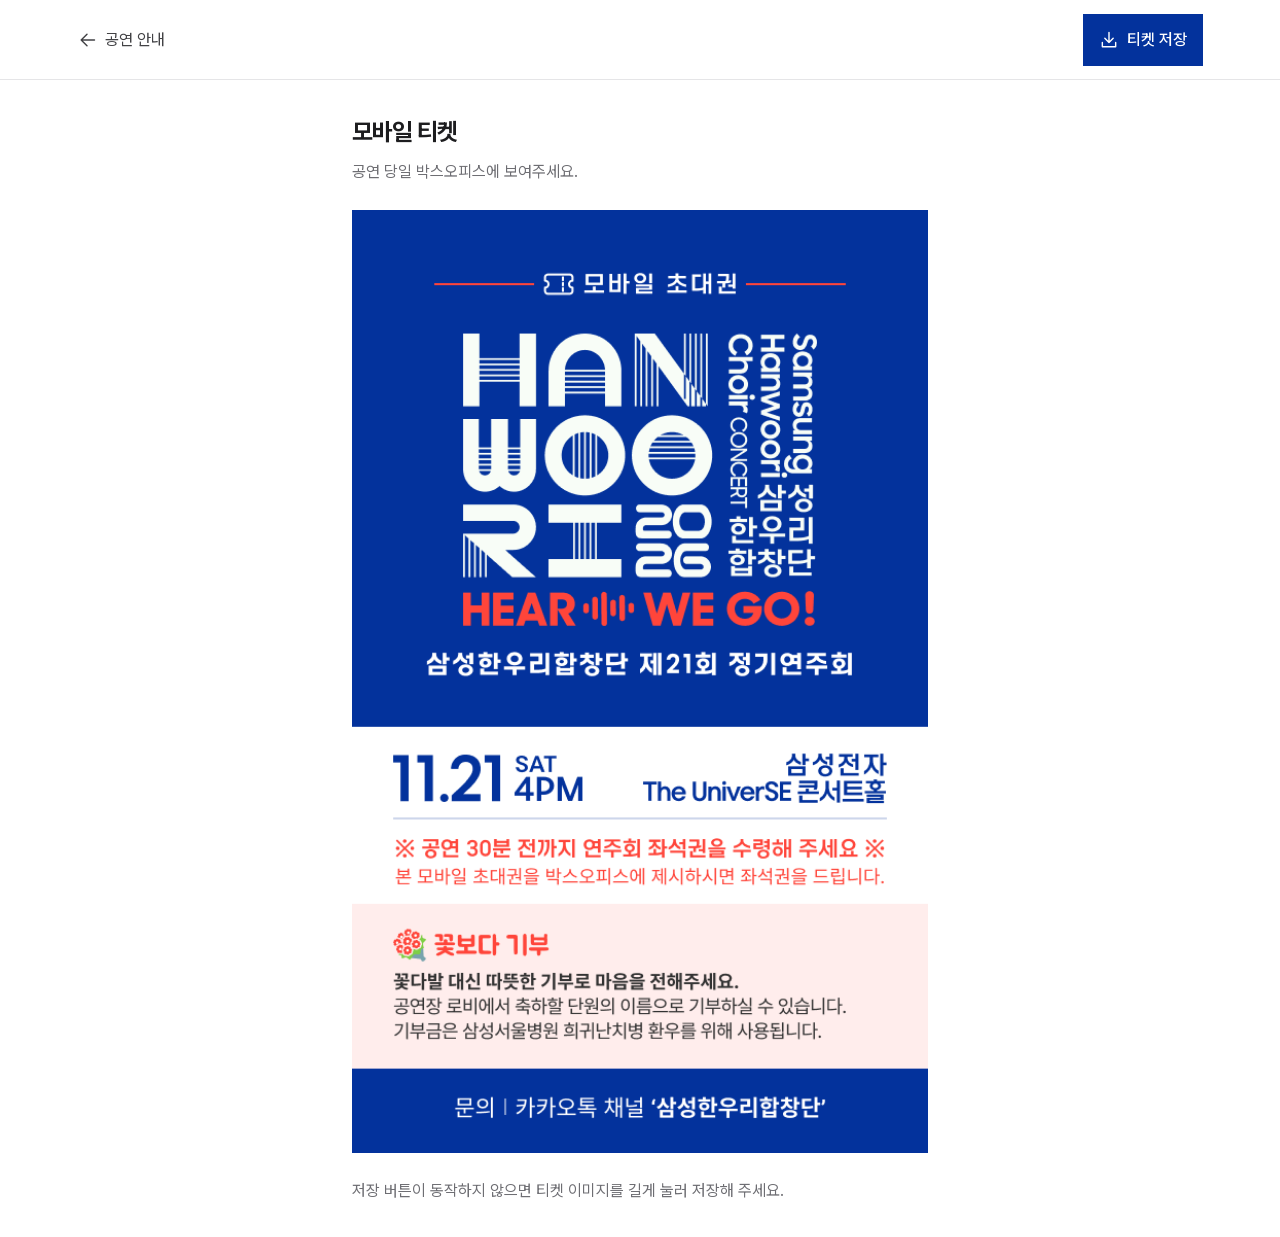
<file: ticket.html>
<!doctype html>
<html lang="ko">
<head>
  <meta charset="UTF-8">
  <meta name="viewport" content="width=device-width, initial-scale=1">
  <meta name="theme-color" content="#FFFFFF">
  <title>모바일 티켓 | 삼성한우리합창단 제21회 정기연주회</title>
  <meta name="description" content="삼성한우리합창단 제21회 정기연주회 모바일 티켓. 공연 당일 박스오피스에서 제시하고 좌석권으로 교환해 주세요.">
  <link rel="icon" href="assets/favicon.svg" type="image/svg+xml">
  <link rel="stylesheet" href="style.css?v=20261026-2">
</head>
<body class="ticket-page">
  <header class="ticket-toolbar">
    <a class="ticket-home" href="index.html#mobile-ticket"><svg class="ui-icon" viewBox="0 0 24 24" fill="none" stroke="currentColor" stroke-width="1.7" stroke-linecap="round" stroke-linejoin="round" aria-hidden="true"><path d="m12 5-7 7 7 7M5 12h16"/></svg>공연 안내</a>
    <a class="button" href="assets/mobile-ticket.png?v=20261118" download="삼성한우리합창단_제21회_모바일초대권.png"><svg class="ui-icon" viewBox="0 0 24 24" fill="none" stroke="currentColor" stroke-width="1.7" stroke-linecap="round" stroke-linejoin="round" aria-hidden="true"><path d="M12 3v12m-5-5 5 5 5-5M4 15v5h16v-5"/></svg>티켓 저장</a>
  </header>
  <main class="ticket-viewer">
    <h1>모바일 티켓</h1>
    <p class="ticket-viewer-description">공연 당일 박스오피스에 보여주세요.</p>
    <img class="responsive-ticket" src="assets/mobile-ticket.png?v=20261118" width="560" height="916" alt="삼성한우리합창단 제21회 정기연주회 모바일 초대권. 2026년 11월 21일 토요일 오후 4시, 삼성전자 The UniverSE 콘서트홀. 공연 30분 전까지 박스오피스에서 좌석권을 수령해 주세요." fetchpriority="high">
    <p class="ticket-save-help">저장 버튼이 동작하지 않으면 티켓 이미지를 길게 눌러 저장해 주세요.</p>
  </main>
</body>
</html>
</file>
<file: style.css>
/* Fonts supplied by the user; Pretendard includes Korean glyphs. */
@font-face{font-family:'Samsung Sharp Sans';src:url('assets/fonts/samsungsharpsans.woff') format('woff');font-weight:400;font-display:swap}
@font-face{font-family:'Samsung Sharp Sans';src:url('assets/fonts/samsungsharpsans-medium.woff') format('woff');font-weight:500;font-display:swap}
@font-face{font-family:'Samsung Sharp Sans';src:url('assets/fonts/samsungsharpsans-bold.woff') format('woff');font-weight:700;font-display:swap}
@font-face{font-family:'Pretendard Variable';src:url('assets/fonts/PretendardVariable.woff2') format('woff2');font-weight:45 920;font-display:swap}
:root{--blue:#03329C;--red:#FF453A;--white:#FFFFFF;--heading:#1d1d1f;--text:#424245;--secondary:#6e6e73;--line:#e5e5e7;--body:'Pretendard Variable',Pretendard,-apple-system,BlinkMacSystemFont,system-ui,sans-serif;--title:'Samsung Sharp Sans','Pretendard Variable',sans-serif;--page:24px;--section-title:28px}
*{box-sizing:border-box}html{scroll-behavior:smooth;scroll-padding-top:104px}body{margin:0;background:var(--white);color:var(--text);font:400 16px/1.75 var(--body);-webkit-text-size-adjust:100%}a{color:inherit;text-decoration:none}button{font:inherit;cursor:pointer}a:focus-visible,button:focus-visible{outline:3px solid var(--red);outline-offset:6px}::selection{background:var(--red);color:white}p{margin:0 0 20px}h1,h2,h3{margin:0;font-family:var(--title);font-weight:700;letter-spacing:-.04em;line-height:1.3;color:var(--heading);overflow-wrap:anywhere}h2{display:flex;flex-wrap:wrap;align-items:baseline;gap:6px 12px;font-size:var(--section-title);color:var(--blue)}h3{font-size:26px}.heading-en{font-size:inherit}.heading-ko{font-family:var(--body);font-size:18px;font-weight:500;letter-spacing:-.025em}.visually-hidden{position:absolute!important;width:1px;height:1px;padding:0;margin:-1px;overflow:hidden;clip-path:inset(50%);white-space:nowrap;border:0}.ui-icon{display:inline-block;width:20px;height:20px;flex:0 0 20px;vertical-align:middle}.cta-label{display:inline-flex;align-items:center;gap:10px}.button{display:inline-flex;justify-content:space-between;align-items:center;gap:22px;min-height:52px;padding:14px 22px;background:var(--blue);color:white;border:0;border-radius:0;font-size:16px;font-weight:500;transition:background .2s,color .2s}.button:hover{background:var(--red);color:white}
/* Persistent identity, quiet until the menu opens. */
.header{height:80px;position:sticky;top:0;z-index:30;display:flex;align-items:center;justify-content:space-between;gap:16px;padding:12px var(--page);background:rgb(255 255 255 / .96);backdrop-filter:blur(18px);border-bottom:1px solid var(--line)}.concert-brand{display:flex;flex-direction:column;align-items:flex-start;gap:7px;min-width:0}.header-logo{display:block;width:210px;max-width:100%;height:auto}.concert-brand>span{display:block;color:var(--secondary);font-size:14px;line-height:1.5;letter-spacing:-.025em}.menu-toggle{position:relative;display:flex;align-items:center;justify-content:center;flex:0 0 48px;width:48px;height:48px;border:0;background:transparent}.menu-toggle>span{position:absolute;width:22px;height:2px;background:var(--heading);transition:transform .2s}.menu-toggle>span:first-child{transform:translateY(-4px)}.menu-toggle>span:last-child{transform:translateY(4px)}.menu-toggle[aria-expanded=true]>span:first-child{transform:rotate(45deg)}.menu-toggle[aria-expanded=true]>span:last-child{transform:rotate(-45deg)}.concert-menu{position:absolute;left:0;right:0;top:100%;display:flex;flex-direction:column;padding:12px var(--page) 28px;max-height:calc(100dvh - 80px);overflow:auto;background:white;box-shadow:0 20px 40px rgb(0 0 0 / .1)}.concert-menu a{display:flex;align-items:center;justify-content:space-between;min-height:58px;padding:12px 0;font-size:22px;font-weight:500;color:var(--heading);letter-spacing:-.025em}.concert-menu a:hover{color:var(--blue)}.concert-menu a>span{color:var(--secondary);font-size:18px}.concert-menu[hidden],.menu-backdrop[hidden]{display:none}.menu-backdrop{position:fixed;inset:80px 0 0;z-index:20;background:rgb(0 0 0 / .22);backdrop-filter:blur(8px)}
/* The opening is a living poster, rather than an image inside a page. */
.poster-landing{position:relative;overflow:hidden;background:var(--blue);color:white;padding:28px var(--page) 0}.landing-inner{max-width:1136px;margin:auto;position:relative;z-index:1}.landing-concert-name{font-size:16px;text-align:center;margin:0 0 22px;line-height:1.6;font-weight:500}.landing-scene{display:grid;gap:22px}.landing-logo{display:block;width:auto;max-width:100%;height:clamp(210px,32svh,300px);object-fit:contain;margin:auto}.landing-invitation{display:none}.landing-event{text-align:center}.landing-date{font-family:var(--title);font-size:20px;line-height:1.5;margin:0 0 14px;font-weight:500;letter-spacing:-.025em}.landing-venue{font-size:16px;line-height:1.6;margin:0}.landing-venue strong{display:block;font-size:21px;font-weight:600;letter-spacing:-.025em}.landing-actions{display:flex;flex-wrap:wrap;justify-content:center;align-items:center;gap:8px 20px;margin-top:22px}.landing-ticket{color:var(--blue);background:white}.poster-scroll{display:inline-flex;align-items:center;justify-content:center;gap:14px;min-height:52px;font-size:16px;padding:10px 0}.poster-scroll .ui-icon{display:none}.poster-scroll:hover{text-decoration:underline;text-underline-offset:5px}.hero-rhythm{height:34px;margin-top:34px;background:repeating-linear-gradient(to bottom,transparent 0 5px,rgb(255 255 255 / .22) 5px 6px);transform:translateX(28%);width:100%;pointer-events:none}
/* A shared editorial grid keeps the quieter content aligned. */
.section{padding:72px var(--page);width:100%}.section-inner,.ticket-inner{max-width:1136px;width:100%;margin:0 auto}.section-heading{margin-bottom:36px}.section-heading h2{margin-bottom:12px}.section-heading>p{font-size:16px;color:var(--secondary);margin:0}.visit .section-inner{display:grid;gap:36px}.visit h2{margin-bottom:32px}.summary-date{font-family:var(--title);font-size:24px;font-weight:700;line-height:1.45;letter-spacing:-.035em;color:var(--heading);margin-bottom:26px}.venue-name{font-size:23px;font-weight:550;line-height:1.5;letter-spacing:-.035em;color:var(--heading);margin-bottom:12px}.muted{font-size:16px;color:var(--secondary);margin-bottom:10px}.map-link,.ticket-shortcut{display:flex;align-items:center;width:fit-content;min-height:48px;color:var(--blue);font-size:16px;padding:8px 0}.map-link:hover,.ticket-shortcut:hover{text-decoration:underline;text-underline-offset:5px}.ticket-shortcut{margin-top:4px}.visit-details{padding:0;background:transparent;border:0;box-shadow:none}dl{margin:0}dl>div{padding:22px 0;border-top:1px solid var(--line)}dt{display:flex;align-items:center;gap:10px;font-size:18px;line-height:1.5;font-weight:600;color:var(--heading);margin-bottom:10px}dd{margin:0;font-size:16px;line-height:1.9}dd strong{font-weight:600;white-space:nowrap;margin-left:8px}
/* Three musical chapters; each gets its own space and a measured reveal. */
.program{position:relative;background:var(--blue);color:white;overflow:hidden}.program:before{content:'';position:absolute;right:-36px;top:46px;width:110px;height:88px;background:repeating-linear-gradient(to bottom,transparent 0 10px,rgb(255 255 255 / .25) 10px 11px);pointer-events:none}.program h2{color:white}.program .section-heading>p{color:rgb(255 255 255 / .8)}.program-grid{display:grid;gap:44px}.program-group{display:grid;gap:24px;min-width:0;padding:32px 0 0;border-top:1px solid rgb(255 255 255 / .3);background:transparent;box-shadow:none;border-radius:0}.stage-heading{position:relative;padding-left:40px}.stage-number{position:absolute;left:0;top:2px;font-family:var(--title);font-size:16px;line-height:1.5;color:rgb(255 255 255 / .8)}.stage-title{font-family:var(--title);font-size:40px;line-height:1.05;letter-spacing:-.04em;color:white}.stage-subtitle{font-size:18px;line-height:1.5;color:rgb(255 255 255 / .8);margin:10px 0 0}.program-group ul{list-style:none;margin:0;padding:0}.program-group li{margin:0 0 24px;min-width:0}.program-group li:last-child{margin-bottom:0}.program-group li>span{display:block;font-family:var(--title);font-size:18px;font-weight:500;line-height:1.5;color:white;overflow-wrap:anywhere}.program-group small{display:block;font-size:16px;font-weight:400;color:rgb(255 255 255 / .8);line-height:1.75;margin-top:5px}
/* Performers are people, not empty profile cards. */
.artist-grid{display:grid}.artist-card{display:grid;grid-template-columns:64px minmax(0,1fr);align-items:baseline;gap:20px;border-top:1px solid var(--line);padding:25px 0;box-shadow:none;border-radius:0}.artist-role{font-size:16px;color:var(--secondary);margin:0;line-height:1.75}.artist-card h3{font-size:26px;line-height:1.4}.artist-choir{padding-top:8px;padding-bottom:34px;border-top:0}.artist-choir h3{color:var(--blue);font-size:30px}.about{padding-top:0}.about .section-inner{display:grid;gap:28px;border-top:1px solid var(--line);padding-top:56px}.about-copy .lead{font-size:28px;font-weight:650;line-height:1.45;letter-spacing:-.04em;color:var(--blue);margin-bottom:26px}.about-copy p{font-size:16px;line-height:1.95;margin-bottom:22px}.social-links{display:flex;flex-wrap:wrap;gap:12px 28px;margin-top:26px}.social-links a{display:inline-flex;align-items:center;min-height:48px;color:var(--blue)}.social-links a:hover{text-decoration:underline;text-underline-offset:5px}
/* One decisive ticket moment, with the real pass on display. */
.mobile-ticket{background:var(--blue);color:white;overflow:hidden}.mobile-ticket h2{color:white}.ticket-feature{display:grid;gap:38px}.mobile-ticket-intro{font-size:18px;line-height:1.8;margin:0 0 26px}.mobile-ticket-actions{display:flex;align-items:center;flex-wrap:wrap;gap:12px 24px}.ticket-download{background:white;color:var(--blue);width:100%}.ticket-view{display:inline-flex;align-items:center;min-height:48px;color:white}.ticket-view:hover{text-decoration:underline;text-underline-offset:5px}.mobile-ticket-note{color:rgb(255 255 255 / .8);font-size:16px;line-height:1.8;margin-top:20px;margin-bottom:0}.ticket-art-link{display:block;width:190px;max-width:65%;margin:0 auto;transform:rotate(5deg);transition:transform .3s}.ticket-art-link:hover{transform:rotate(0)}.ticket-art{display:block;width:100%;height:auto}.ticket{padding:64px var(--page);background:white}.ticket h2{margin-bottom:22px}.ticket p{font-size:16px;line-height:1.8}.ticket .button{background:var(--blue);color:white}.ticket .button:hover{background:var(--red)}.ticket-inner{padding:0;box-shadow:none;border-radius:0}.brand{font-size:16px;font-weight:600;color:var(--heading)}footer{max-width:1280px;margin:auto;display:flex;flex-wrap:wrap;justify-content:space-between;align-items:center;gap:24px;padding:0 var(--page) 32px}footer>div{flex-basis:100%;order:3;border-top:1px solid var(--line);padding-top:24px}footer p{font-size:16px;color:var(--secondary);margin:0 0 8px}footer>a:last-child{display:inline-flex;align-items:center;min-height:48px;color:var(--secondary)}.sponsor{display:flex;align-items:center;gap:16px}.samsung-wordmark{display:block;width:112px;height:auto}.motion-ready{opacity:0;transform:translateY(14px);transition:opacity .65s ease,transform .65s cubic-bezier(.2,.65,.3,1)}.motion-ready.is-visible{opacity:1;transform:none}
@media(max-width:359px){.header-logo{width:196px}.landing-actions{gap:4px 12px}.landing-ticket{padding:12px 16px}.poster-scroll{font-size:16px;gap:8px}}
@media(max-height:700px) and (max-width:599px){.poster-landing{padding-top:20px}.landing-concert-name{margin-bottom:14px}.landing-logo{height:145px}.landing-scene{gap:16px}.landing-date{font-size:18px;margin-bottom:10px}.landing-venue strong{font-size:20px}.landing-actions{margin-top:14px}.hero-rhythm{margin-top:24px;height:22px}}
@media(min-width:600px){:root{--page:6%}.artist-grid{grid-template-columns:1fr 1fr;gap:0 32px}.artist-choir{grid-column:1/-1}.ticket-download{width:auto}.ticket-feature{grid-template-columns:1.4fr 1fr;align-items:center;gap:36px}.ticket-art-link{width:240px;max-width:100%;margin:0}.ticket-art-link{justify-self:center}}
@media(min-width:1000px){:root{--section-title:36px}.header{height:88px}.heading-ko{font-size:22px}.concert-menu{max-height:calc(100dvh - 88px);padding-top:24px;padding-bottom:36px}.concert-menu a{font-size:26px;min-height:64px}.menu-backdrop{top:88px}.poster-landing{padding-top:34px}.landing-concert-name{text-align:left;font-size:18px;margin-bottom:32px}.landing-scene{grid-template-columns:1.15fr 1fr;align-items:center;gap:9%}.landing-logo{width:100%;height:400px;max-height:none;margin:0}.landing-invitation{display:block;font-size:42px;font-weight:650;line-height:1.25;letter-spacing:-.045em;margin-bottom:30px}.landing-event{text-align:left}.landing-date{font-size:24px;margin-bottom:18px}.landing-venue strong{font-size:24px}.landing-actions{justify-content:flex-start;gap:10px 24px;margin-top:28px}.hero-rhythm{margin-top:52px;height:44px;transform:translateX(48%)}.section{padding-top:96px;padding-bottom:96px}.section-heading{display:flex;align-items:baseline;justify-content:space-between;gap:32px;margin-bottom:44px}.section-heading h2{margin:0}.visit .section-inner{grid-template-columns:1fr 1fr;gap:10%;align-items:start}.summary-date{font-size:28px}.venue-name{font-size:26px}.visit-details dl>div:first-child{padding-top:0;border-top:0}.program:before{width:200px;height:140px;top:70px}.program-grid{gap:48px}.program-group{grid-template-columns:1fr 1.65fr;column-gap:12%;padding-top:40px}.stage-heading{padding-left:48px}.stage-title{font-size:48px}.program-group ul{display:grid;grid-template-columns:1fr 1fr;gap:24px 40px;align-content:start}.program-group li{margin-bottom:0}.artist-grid{grid-template-columns:1fr 1fr;gap:0 56px}.artist-choir{grid-template-columns:120px minmax(0,1fr);padding-bottom:38px}.artist-choir h3{font-size:40px}.artist-card:not(.artist-choir){grid-template-columns:90px minmax(0,1fr);padding:30px 0}.artist-card h3{font-size:30px}.artist-choir h3{font-size:40px}.about{padding-top:0}.about .section-inner{grid-template-columns:1fr 1.6fr;gap:10%;padding-top:64px}.about-copy .lead{font-size:38px}.ticket-feature{grid-template-columns:1.3fr 1fr;gap:12%}.ticket-art-link{width:285px}.mobile-ticket-intro{font-size:22px}.ticket{padding-top:72px;padding-bottom:72px}.ticket-inner{display:grid;grid-template-columns:1fr 1.15fr;gap:10%;align-items:start}.ticket h2{grid-row:1/3}.ticket .button{justify-self:start}footer{padding-bottom:40px}}
@media(prefers-reduced-motion:reduce){html{scroll-behavior:auto}*,*::before,*::after{animation:none!important;transition:none!important}.motion-ready{opacity:1!important;transform:none!important}.ticket-art-link{transform:none}}
/* Standalone responsive ticket viewer: preserve the original aspect ratio. */
.ticket-page { min-width: 0; background: var(--white); }
.ticket-toolbar { position: sticky; top: 0; z-index: 10; display: flex; align-items: center; justify-content: space-between; gap: 16px; width: 100%; max-width: none; height: auto; min-height: 80px; margin: 0; padding: 12px max(16px, env(safe-area-inset-right)) 12px max(16px, env(safe-area-inset-left)); background: rgb(255 255 255 / .96); backdrop-filter: blur(16px); border-bottom: 1px solid var(--line); }
.ticket-home { display: inline-flex; align-items: center; gap: 8px; min-height: 48px; font-size: 16px; color: var(--text); white-space: nowrap; }
.ticket-toolbar .button { gap: 8px; min-height: 48px; padding: 12px 16px; white-space: nowrap; }
.ticket-viewer { width: 100%; max-width: 608px; margin: 0 auto; padding: 28px 16px 32px; }
.ticket-viewer h1 { font-family: var(--body); font-size: 24px; line-height: 1.35; margin: 0 0 10px; }
.ticket-viewer-description { color: var(--secondary); font-size: 16px; line-height: 1.75; margin: 0 0 24px; }
.responsive-ticket { display: block; width: 100%; max-width: 100%; height: auto; }
.ticket-save-help { margin: 24px 0 0; color: var(--secondary); font-size: 16px; line-height: 1.75; }
@media (min-width: 1000px) { .ticket-toolbar { padding-left: 6%; padding-right: 6%; } .ticket-viewer { padding-top: 36px; } }

/* Keep the opening artwork below the real mobile header height. */
:root { --header-height: 80px; }
html { scroll-padding-top: calc(var(--header-height) + 24px); }
.concert-menu { max-height: calc(100vh - var(--header-height)); max-height: calc(100dvh - var(--header-height)); }
.menu-backdrop { inset-block-start: var(--header-height); }
@media (max-width: 999px) {
 .header { height: auto; min-height: 80px; padding-top: max(12px, env(safe-area-inset-top)); }
 .concert-brand { flex: 1; }
 .poster-landing { padding-top: 32px; }
 .landing-logo { width: min(100%, 300px); height: auto; max-height: 300px; aspect-ratio: 390 / 385; margin: 8px auto 0; }
 .landing-scene { min-width: 0; }
}
@media (max-height: 700px) and (max-width: 599px) {
 .poster-landing { padding-top: 24px; }
 .landing-logo { width: min(100%, 180px); height: auto; max-height: none; }
}
@media (min-width: 1000px) { :root { --header-height: 88px; } }

/* Avoid repeating the identity until the visitor starts scrolling. */
.header .concert-brand { transition: opacity .22s ease, transform .22s ease; }
html.has-scroll-brand .header .concert-brand { opacity: 0; visibility: hidden; pointer-events: none; transform: translateY(-4px); }
html.has-scroll-brand .header.is-scrolled .concert-brand,
html.has-scroll-brand .header.is-menu-open .concert-brand { opacity: 1; visibility: visible; pointer-events: auto; transform: none; }

/* Let the opening poster reach the top edge; the white navigation returns on scroll. */
html.has-scroll-brand .header:not(.is-scrolled):not(.is-menu-open) {
 background: var(--blue);
 border-bottom-color: transparent;
 backdrop-filter: none;
}
html.has-scroll-brand .header:not(.is-scrolled):not(.is-menu-open) .menu-toggle > span { background: var(--white); }

/* A straight ticket is easier to read on a phone; larger layouts keep the poster-like tilt. */
@media (max-width: 599px) {
 .ticket-art-link,
 .ticket-art-link:hover { transform: none; }
}
/* Brand-colored navigation panel. */
.concert-menu {
 background: var(--blue);
 box-shadow: 0 22px 42px rgb(3 50 156 / .24);
}
.concert-menu a {
 color: var(--white);
 border-top: 1px solid rgb(255 255 255 / .2);
}
.concert-menu a:first-child { border-top: 0; }
.concert-menu a > span { color: rgb(255 255 255 / .68); }
.concert-menu a:hover,
.concert-menu a:active,
.concert-menu a:hover > span,
.concert-menu a:active > span { color: var(--red); }

/* Hidden visit-count easter egg. */
.stats-dialog {
 width: min(calc(100% - 40px), 360px);
 padding: 34px 28px 28px;
 color: var(--heading);
 text-align: center;
 background: var(--white);
 border: 0;
 border-radius: 22px;
 box-shadow: 0 24px 80px rgb(0 0 0 / .24);
}
.stats-dialog::backdrop { background: rgb(3 50 156 / .62); backdrop-filter: blur(8px); }
.stats-dialog-close { position: absolute; top: 10px; right: 12px; width: 44px; height: 44px; padding: 0; color: var(--secondary); font-size: 28px; line-height: 1; background: transparent; border: 0; }
.stats-dialog-kicker { margin: 0 0 8px; color: var(--red); font-family: var(--title); font-size: 15px; font-weight: 700; letter-spacing: .02em; }
.stats-dialog h2 { display: block; margin: 0 0 22px; color: var(--blue); font-family: var(--body); font-size: 26px; }
.stats-visitor-badge { display: block; width: auto; height: 28px; margin: 0 auto; }
.stats-dialog-note { margin: 18px 0 0; color: var(--secondary); font-size: 14px; line-height: 1.6; }

/* FAQ: simple editorial rows, with native disclosure behavior. */
.faq { background: var(--white); }
.faq-list { border-top: 1px solid var(--line); }
.faq-item { border-bottom: 1px solid var(--line); }
.faq-item summary { display: flex; align-items: center; justify-content: space-between; gap: 22px; min-height: 72px; padding: 18px 0; color: var(--heading); font-size: 18px; font-weight: 600; line-height: 1.55; cursor: pointer; list-style: none; }
.faq-item summary::-webkit-details-marker { display: none; }
.faq-toggle { display: grid; place-items: center; flex: 0 0 32px; width: 32px; height: 32px; color: var(--blue); font-family: var(--title); font-size: 25px; font-weight: 400; transition: transform .2s ease, color .2s ease; }
.faq-item[open] .faq-toggle { color: var(--red); transform: rotate(45deg); }
.faq-item > p { max-width: 760px; margin: -2px 54px 24px 0; color: var(--text); font-size: 16px; line-height: 1.85; }
.faq-item summary:hover { color: var(--blue); }
@media (min-width: 1000px) {
 .faq .section-inner { display: grid; grid-template-columns: .72fr 1.5fr; gap: 10%; align-items: start; }
 .faq .section-heading { display: block; position: sticky; top: calc(var(--header-height) + 40px); margin: 0; }
 .faq .section-heading h2 { margin-bottom: 14px; }
}

/* “꽃보다 기부” campaign: a fixed invitation and an on-demand accessible dialog. */
.donation-fab {
 position: fixed;
 right: max(18px, env(safe-area-inset-right));
 bottom: max(18px, env(safe-area-inset-bottom));
 z-index: 29;
 display: inline-flex;
 align-items: center;
 gap: 11px;
 min-height: 64px;
 padding: 9px 14px 9px 10px;
 color: var(--white);
 font-size: 16px;
 font-weight: 650;
 letter-spacing: -.02em;
 background: var(--red);
 border: 0;
 border-radius: 999px;
 border: 0;
 box-shadow: 0 12px 34px rgb(0 0 0 / .24), 0 0 0 4px rgb(255 69 58 / .16);
 transition: transform .2s ease, box-shadow .2s ease;
 animation: donation-fab-arrive .55s cubic-bezier(.2,.75,.3,1) .45s both;
}
.donation-fab:hover { transform: translateY(-2px); box-shadow: 0 16px 40px rgb(0 0 0 / .28), 0 0 0 5px rgb(255 69 58 / .2); }
.donation-fab-icon { display: grid; place-items: center; flex: 0 0 36px; width: 36px; height: 42px; color: var(--white); line-height: 1; }
.donation-fab-icon svg { display: block; width: 31px; height: 31px; overflow: visible; }
.donation-fab-copy { display: flex; flex-direction: column; align-items: flex-start; gap: 1px; line-height: 1.25; }
.donation-fab-copy strong { font-size: 16px; font-weight: 750; }
.donation-fab-copy small { color: rgb(255 255 255 / .82); font-size: 12px; font-weight: 500; letter-spacing: -.02em; }
.donation-fab-arrow { margin-left: 2px; color: rgb(255 255 255 / .8); font-size: 16px; }
@keyframes donation-fab-arrive { from { opacity: 0; transform: translateY(14px) scale(.96); } to { opacity: 1; transform: none; } }
.donation-dialog {
 width: min(calc(100% - 40px), 560px);
 max-width: 560px;
 max-height: calc(100dvh - 40px);
 padding: 0;
 color: var(--text);
 background: var(--white);
 border: 0;
 border-radius: 24px;
 box-shadow: 0 28px 90px rgb(0 0 0 / .28);
 overflow: auto;
}
.donation-dialog::backdrop { background: rgb(3 50 156 / .64); backdrop-filter: blur(8px); }
.donation-sheet { position: relative; padding: 44px 38px 36px; }
.donation-dialog-close { position: absolute; top: 12px; right: 14px; display: grid; place-items: center; width: 44px; height: 44px; padding: 0; color: var(--secondary); font-size: 30px; line-height: 1; background: transparent; border: 0; border-radius: 50%; }
.donation-dialog-close:hover { color: var(--blue); background: rgb(3 50 156 / .07); }
.donation-kicker { margin: 0 0 12px; color: var(--red); font-size: 16px; font-weight: 700; }
.donation-dialog h2 { display: block; margin: 0 48px 20px 0; color: var(--blue); font-family: var(--body); font-size: clamp(28px, 5vw, 38px); line-height: 1.3; letter-spacing: -.045em; }
.donation-lead { margin: 0 0 28px; color: var(--text); font-size: 18px; line-height: 1.75; }
.donation-details { border-top: 1px solid var(--line); }
.donation-details section { padding: 20px 0; border-bottom: 1px solid var(--line); }
.donation-details h3 { margin: 0 0 7px; color: var(--heading); font-family: var(--body); font-size: 17px; letter-spacing: -.025em; }
.donation-details p { margin: 0; color: var(--text); font-size: 16px; line-height: 1.75; }
.donation-details strong { color: var(--blue); font-weight: 650; }
.donation-dialog-confirm { width: 100%; min-height: 52px; margin-top: 26px; padding: 12px 20px; color: var(--white); font-weight: 650; background: var(--blue); border: 0; }
.donation-dialog-confirm:hover { background: var(--red); }
@media (max-width: 599px) {
 .donation-fab { right: max(14px, env(safe-area-inset-right)); bottom: max(14px, env(safe-area-inset-bottom)); min-height: 60px; padding: 7px 12px 7px 8px; }
 .donation-fab-icon { flex-basis: 34px; width: 34px; height: 40px; }
 .donation-fab-icon svg { width: 29px; height: 29px; }
 .donation-fab-arrow { display: none; }
 .donation-dialog { width: 100%; max-width: none; max-height: calc(100dvh - 16px); margin: auto 0 0; border-radius: 24px 24px 0 0; }
 .donation-sheet { padding: 38px 24px max(24px, env(safe-area-inset-bottom)); }
 .donation-dialog h2 { margin-right: 36px; font-size: 29px; }
 .donation-lead { font-size: 17px; }
}

/* Artist biographies use one generous editorial column at every viewport. */
.artists .artist-grid { grid-template-columns: 1fr; gap: 0; }
.artists .artist-card,
.artists .artist-card:not(.artist-choir) { grid-template-columns: 64px minmax(0, 1fr); align-items: start; gap: 20px; padding: 30px 0; }
.artists .artist-choir { grid-column: auto; padding-top: 8px; padding-bottom: 34px; }
.artist-content { min-width: 0; max-width: 900px; }
.artist-content h3 { margin: 0; }
.artist-bio { margin: 16px 0 0; color: var(--text); font-size: 16px; line-height: 1.85; }
ul.artist-bio { padding-left: 1.15em; }
.artist-bio li { padding-left: .2em; margin: 4px 0; }
.artist-bio li::marker { color: var(--red); }
.artist-bio p { margin: 0 0 12px; }
.artist-bio p:last-child { margin-bottom: 0; }
@media (min-width: 1000px) {
 .artists .artist-card,
 .artists .artist-card:not(.artist-choir),
 .artists .artist-choir { grid-template-columns: 120px minmax(0, 1fr); gap: 42px; padding: 38px 0; }
 .artists .artist-choir { padding-top: 8px; padding-bottom: 42px; }
 .artist-content h3 { font-size: 30px; }
 .artists .artist-choir h3 { font-size: 40px; }
 .artist-bio { margin-top: 18px; font-size: 17px; line-height: 1.9; }
}

.shuttle-schedule {
  display: grid;
  gap: 16px;
}
.shuttle-route {
  min-width: 0;
  padding: 14px 16px;
  border: 1px solid var(--line);
  border-radius: 12px;
}
.shuttle-route h3 {
  margin-bottom: 6px;
  font-family: var(--body);
  font-size: 17px;
  line-height: 1.45;
}
.shuttle-leg {
  display: grid;
  grid-template-columns: 5.125rem minmax(0, 1fr);
  align-items: baseline;
  column-gap: 12px;
  padding: 9px 0;
  line-height: 1.55;
}
.shuttle-leg + .shuttle-leg {
  border-top: 1px solid var(--line);
  padding-bottom: 0;
}
.shuttle-direction {
  padding: 3px 6px;
  border-radius: 5px;
  background: var(--blue);
  color: var(--white);
  font-size: 0.875rem;
  text-align: center;
}
.shuttle-direction-return {
  background: #e9edf5;
  color: var(--blue);
}
.shuttle-leg p {
  margin: 0;
  word-break: keep-all;
  overflow-wrap: anywhere;
}
.shuttle-leg time {
  color: var(--heading);
  font-weight: 700;
  font-variant-numeric: tabular-nums;
}

.shuttle-map-link {
  color: var(--blue);
  font-weight: 600;
  text-decoration: underline;
  text-underline-offset: 0.18em;
}
</file>
